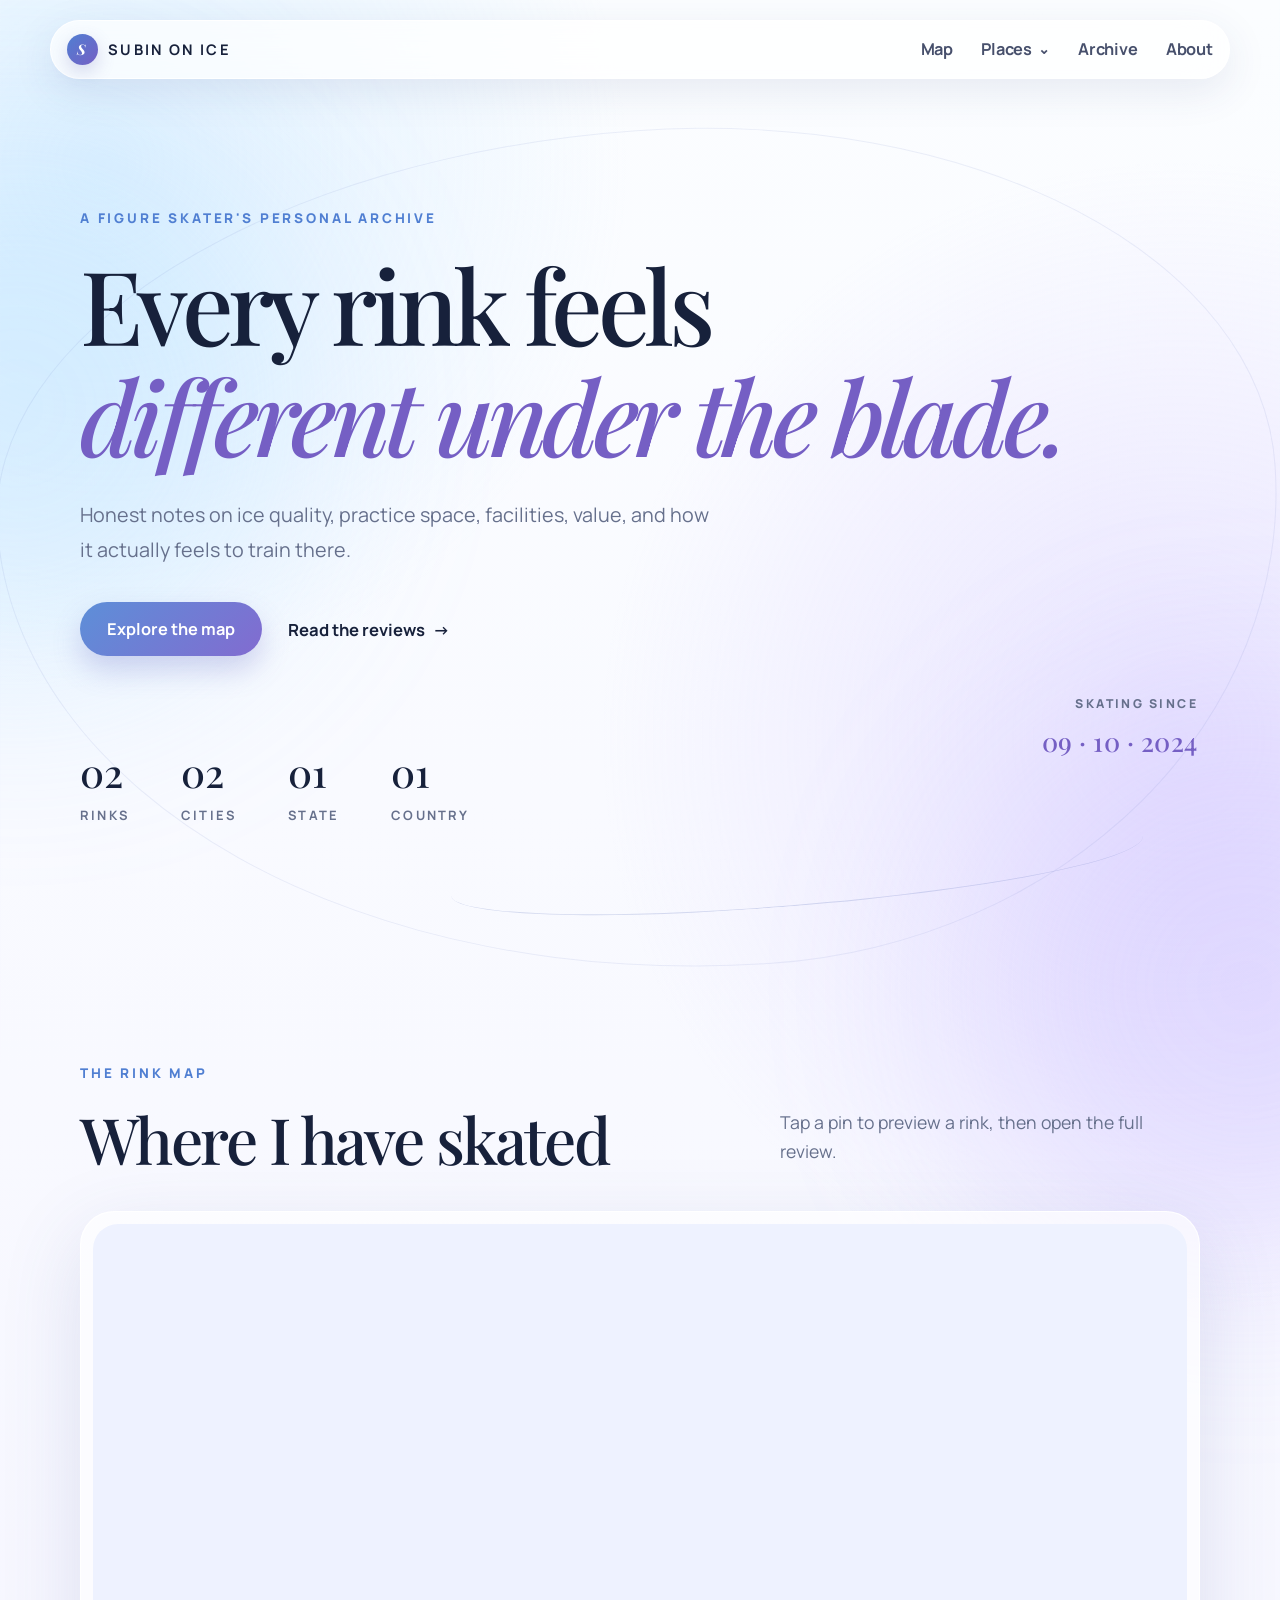
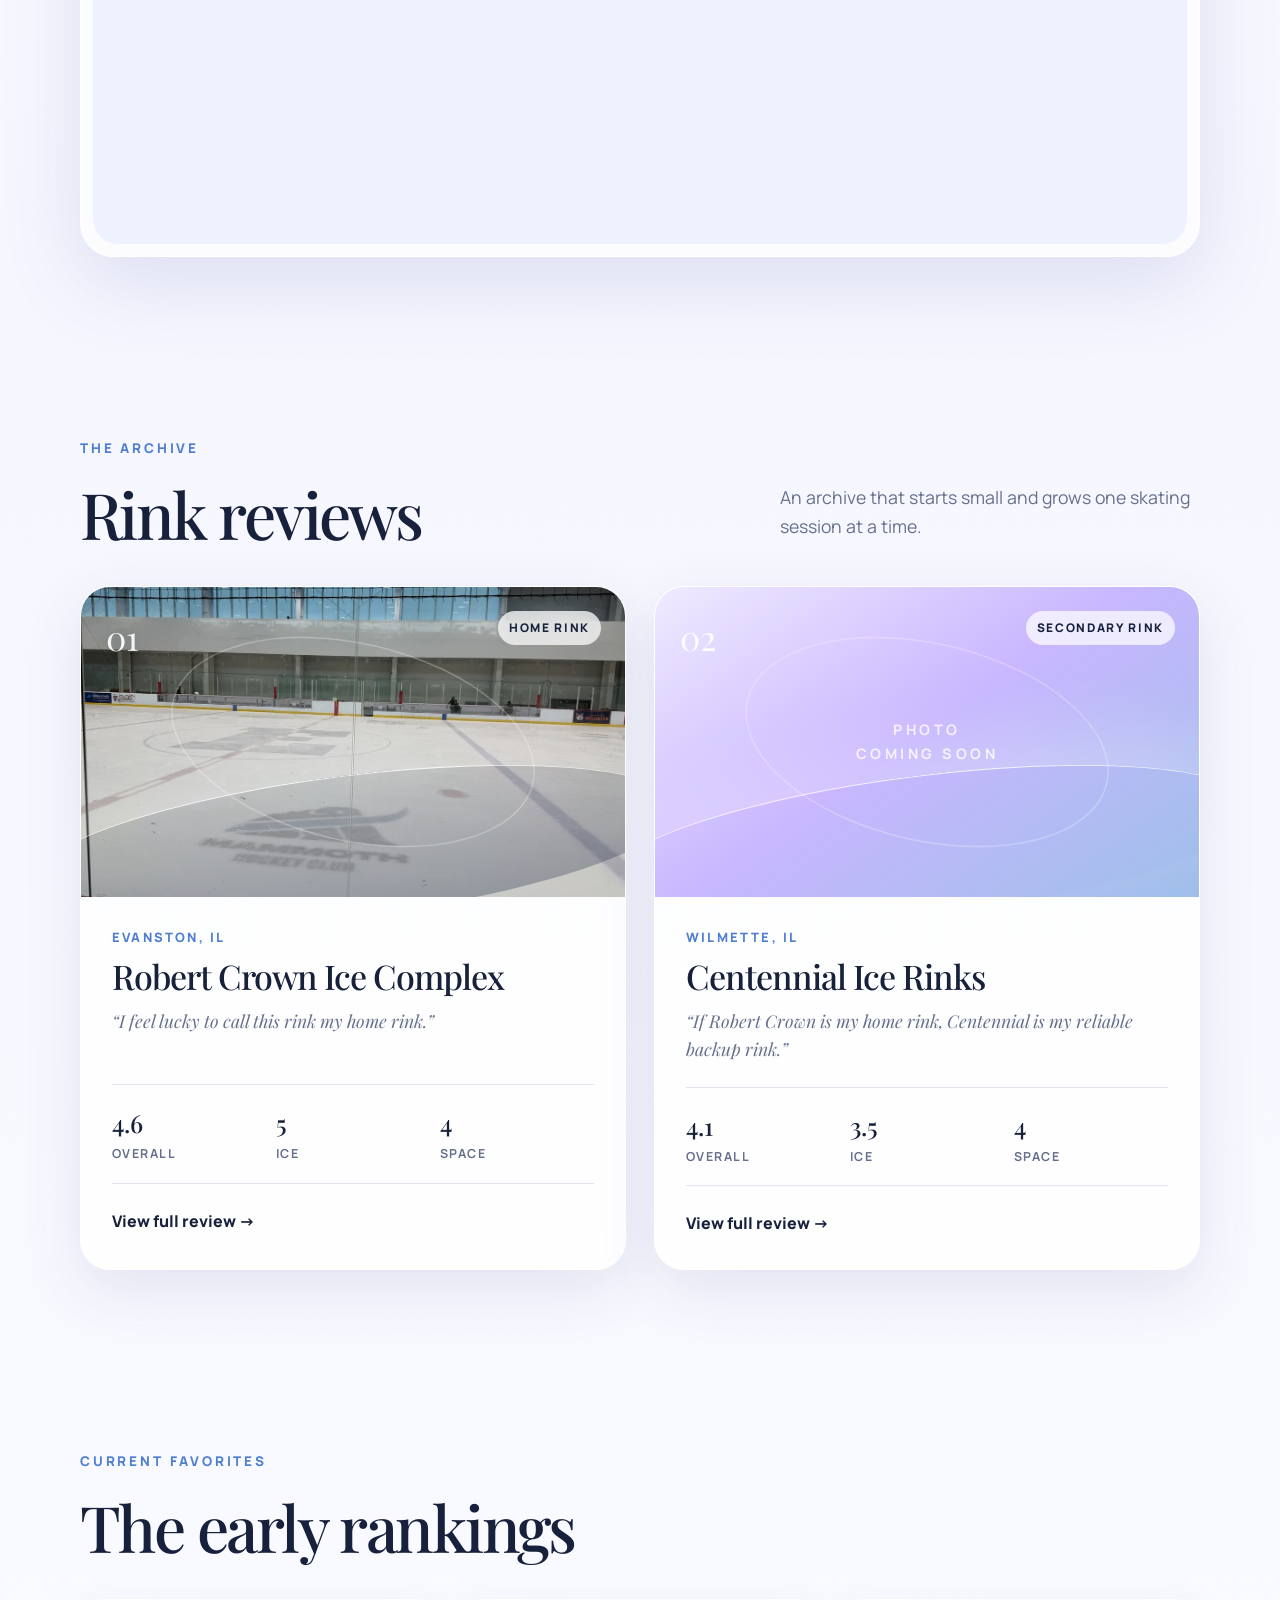
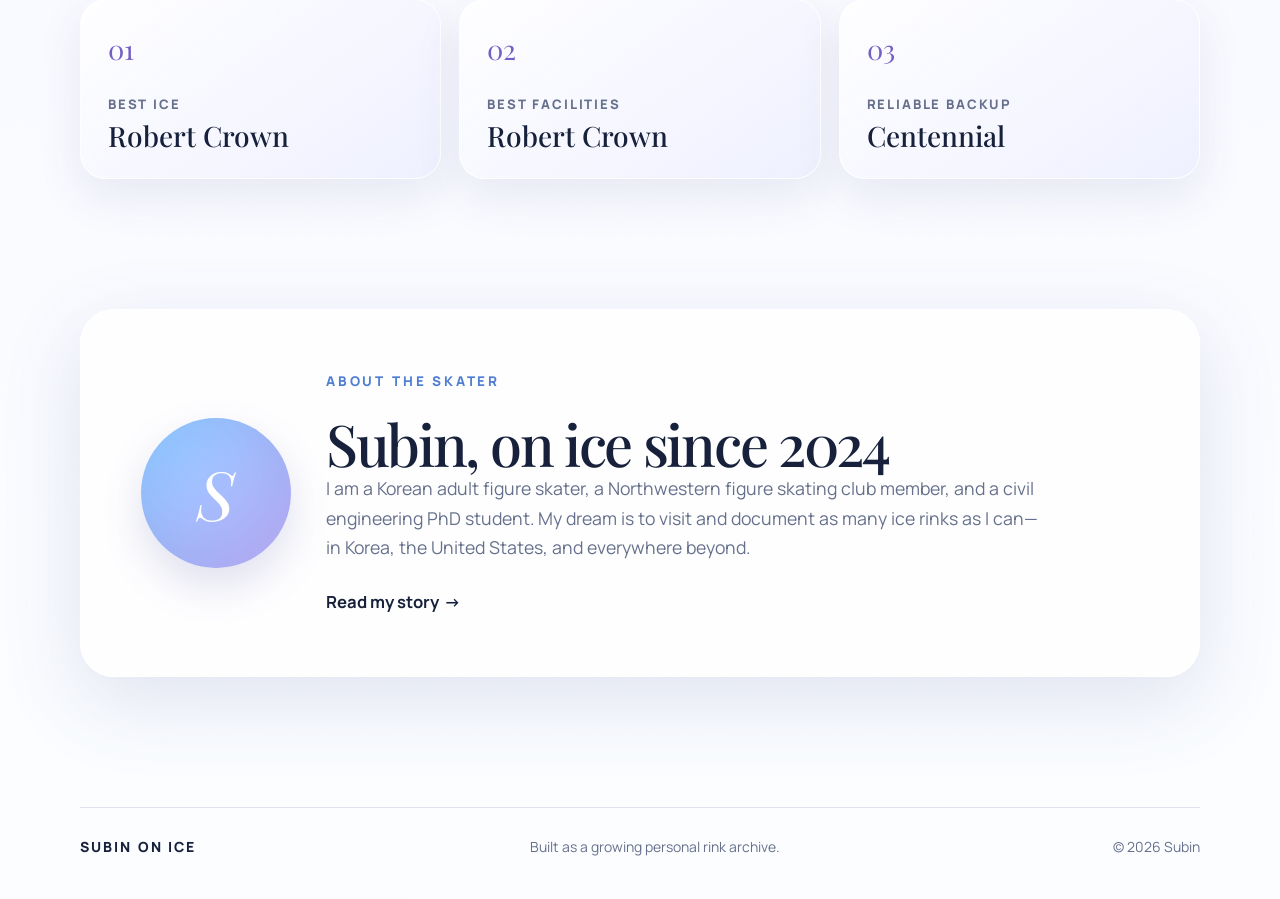
<file: index.html>
<!doctype html>
<html lang="en">
<head>
  <!-- Photo cache fix v6.1 -->
  <meta charset="utf-8" />
  <meta name="viewport" content="width=device-width, initial-scale=1" />
  <meta name="description" content="Subin on Ice — a figure skater's personal archive of the ice rinks she has skated." />
  <meta name="theme-color" content="#dcdcff" />
  <title>Subin on Ice — Rink Archive</title>

  <link rel="preconnect" href="https://fonts.googleapis.com" />
  <link rel="preconnect" href="https://fonts.gstatic.com" crossorigin />
  <link href="https://fonts.googleapis.com/css2?family=Manrope:wght@400;500;600;700;800&family=Playfair+Display:ital,wght@0,500;0,600;1,500&display=swap" rel="stylesheet" />
  <link rel="stylesheet" href="styles-v6.css" />

  <style>
    @media (max-width: 720px) {
      .map-frame > div[style*="height:620px"] { height: 500px !important; }
      .map-frame iframe[title="Subin on Ice rink map"] { height: 564px !important; }
    }
  </style>
</head>
<body>
  <div class="page-glow page-glow-one" aria-hidden="true"></div>
  <div class="page-glow page-glow-two" aria-hidden="true"></div>

  <header class="site-header">
    <a class="brand" href="#top" aria-label="Subin on Ice home">
      <span class="brand-mark">S</span>
      <span>SUBIN ON ICE</span>
    </a>
    <nav class="nav-links" aria-label="Main navigation">
      <a href="#map">Map</a>
      <div class="nav-dropdown">
        <button class="nav-dropdown-toggle" type="button" aria-expanded="false" aria-controls="places-menu">
          Places <span aria-hidden="true">⌄</span>
        </button>
        <div id="places-menu" class="nav-dropdown-menu" aria-label="Browse reviews by place"></div>
      </div>
      <a href="#archive">Archive</a>
      <a href="about.html">About</a>
    </nav>
    <button class="menu-button" type="button" aria-label="Toggle menu" aria-expanded="false">Menu</button>
  </header>

  <main id="top">
    <section class="hero section-shell">
      <div class="eyebrow">A FIGURE SKATER'S PERSONAL ARCHIVE</div>
      <h1>Every rink feels<br /><em>different under the blade.</em></h1>
      <p class="hero-copy">
        Honest notes on ice quality, practice space, facilities, value, and how it actually feels to train there.
      </p>
      <div class="hero-actions">
        <a class="primary-button" href="#map">Explore the map</a>
        <a class="text-link" href="#archive">Read the reviews <span aria-hidden="true">→</span></a>
      </div>
      <div class="hero-stats" aria-label="Archive statistics">
        <div><strong id="rink-count">02</strong><span id="rink-label">Rinks</span></div>
        <div><strong id="city-count">02</strong><span id="city-label">Cities</span></div>
        <div><strong id="state-count">01</strong><span id="state-label">State</span></div>
        <div><strong id="country-count">01</strong><span id="country-label">Country</span></div>
      </div>
      <div class="hero-establishment" aria-hidden="true">
        <span>SKATING SINCE</span>
        <strong>09 · 10 · 2024</strong>
      </div>
      <div class="blade-line" aria-hidden="true"></div>
    </section>

    <section id="map" class="section-shell map-section">
      <div class="section-heading split-heading">
        <div>
          <div class="eyebrow">THE RINK MAP</div>
          <h2>Where I have skated</h2>
        </div>
        <p>Tap a pin to preview a rink, then open the full review.</p>
      </div>
      <div class="map-frame" style="padding:12px; overflow:hidden;">
        <div style="position:relative; width:100%; height:620px; overflow:hidden; border-radius:25px; background:#eef2ff;">
          <iframe
            src="https://www.google.com/maps/d/embed?mid=1QF0tQOCegy9puQzkoFsTiOeU6mW1i3s&ehbc=2E312F&hl=en"
            title="Subin on Ice rink map"
            loading="lazy"
            allowfullscreen
            referrerpolicy="no-referrer-when-downgrade"
            style="position:absolute; top:-64px; left:0; width:100%; height:684px; min-width:100%; border:0; display:block;">
          </iframe>
        </div>
      </div>
    </section>

    <section id="archive" class="section-shell archive-section">
      <div class="section-heading split-heading">
        <div>
          <div class="eyebrow">THE ARCHIVE</div>
          <h2>Rink reviews</h2>
        </div>
        <p>An archive that starts small and grows one skating session at a time.</p>
      </div>
      <div id="rink-grid" class="rink-grid"></div>
    </section>

    <section class="section-shell rankings-section">
      <div class="section-heading">
        <div class="eyebrow">CURRENT FAVORITES</div>
        <h2>The early rankings</h2>
      </div>
      <div class="ranking-grid">
        <article class="ranking-card">
          <span>01</span>
          <div>
            <p>Best ice</p>
            <h3>Robert Crown</h3>
          </div>
        </article>
        <article class="ranking-card">
          <span>02</span>
          <div>
            <p>Best facilities</p>
            <h3>Robert Crown</h3>
          </div>
        </article>
        <article class="ranking-card">
          <span>03</span>
          <div>
            <p>Reliable backup</p>
            <h3>Centennial</h3>
          </div>
        </article>
      </div>
    </section>

    <section class="section-shell about-section about-preview-section">
      <div class="about-card about-preview-card">
        <div class="about-monogram" aria-hidden="true">S</div>
        <div>
          <div class="eyebrow">ABOUT THE SKATER</div>
          <h2>Subin, on ice since 2024</h2>
          <p>
            I am a Korean adult figure skater, a Northwestern figure skating club member, and a civil engineering PhD student. My dream is to visit and document as many ice rinks as I can—in Korea, the United States, and everywhere beyond.
          </p>
          <a class="text-link about-link" href="about.html">Read my story <span aria-hidden="true">→</span></a>
        </div>
      </div>
    </section>
  </main>

  <footer class="site-footer">
    <span>SUBIN ON ICE</span>
    <span>Built as a growing personal rink archive.</span>
    <span id="copyright-year"></span>
  </footer>
  <script src="rink-data-v6.js"></script>
  <script src="script-v6.js"></script>
</body>
</html>
</file>
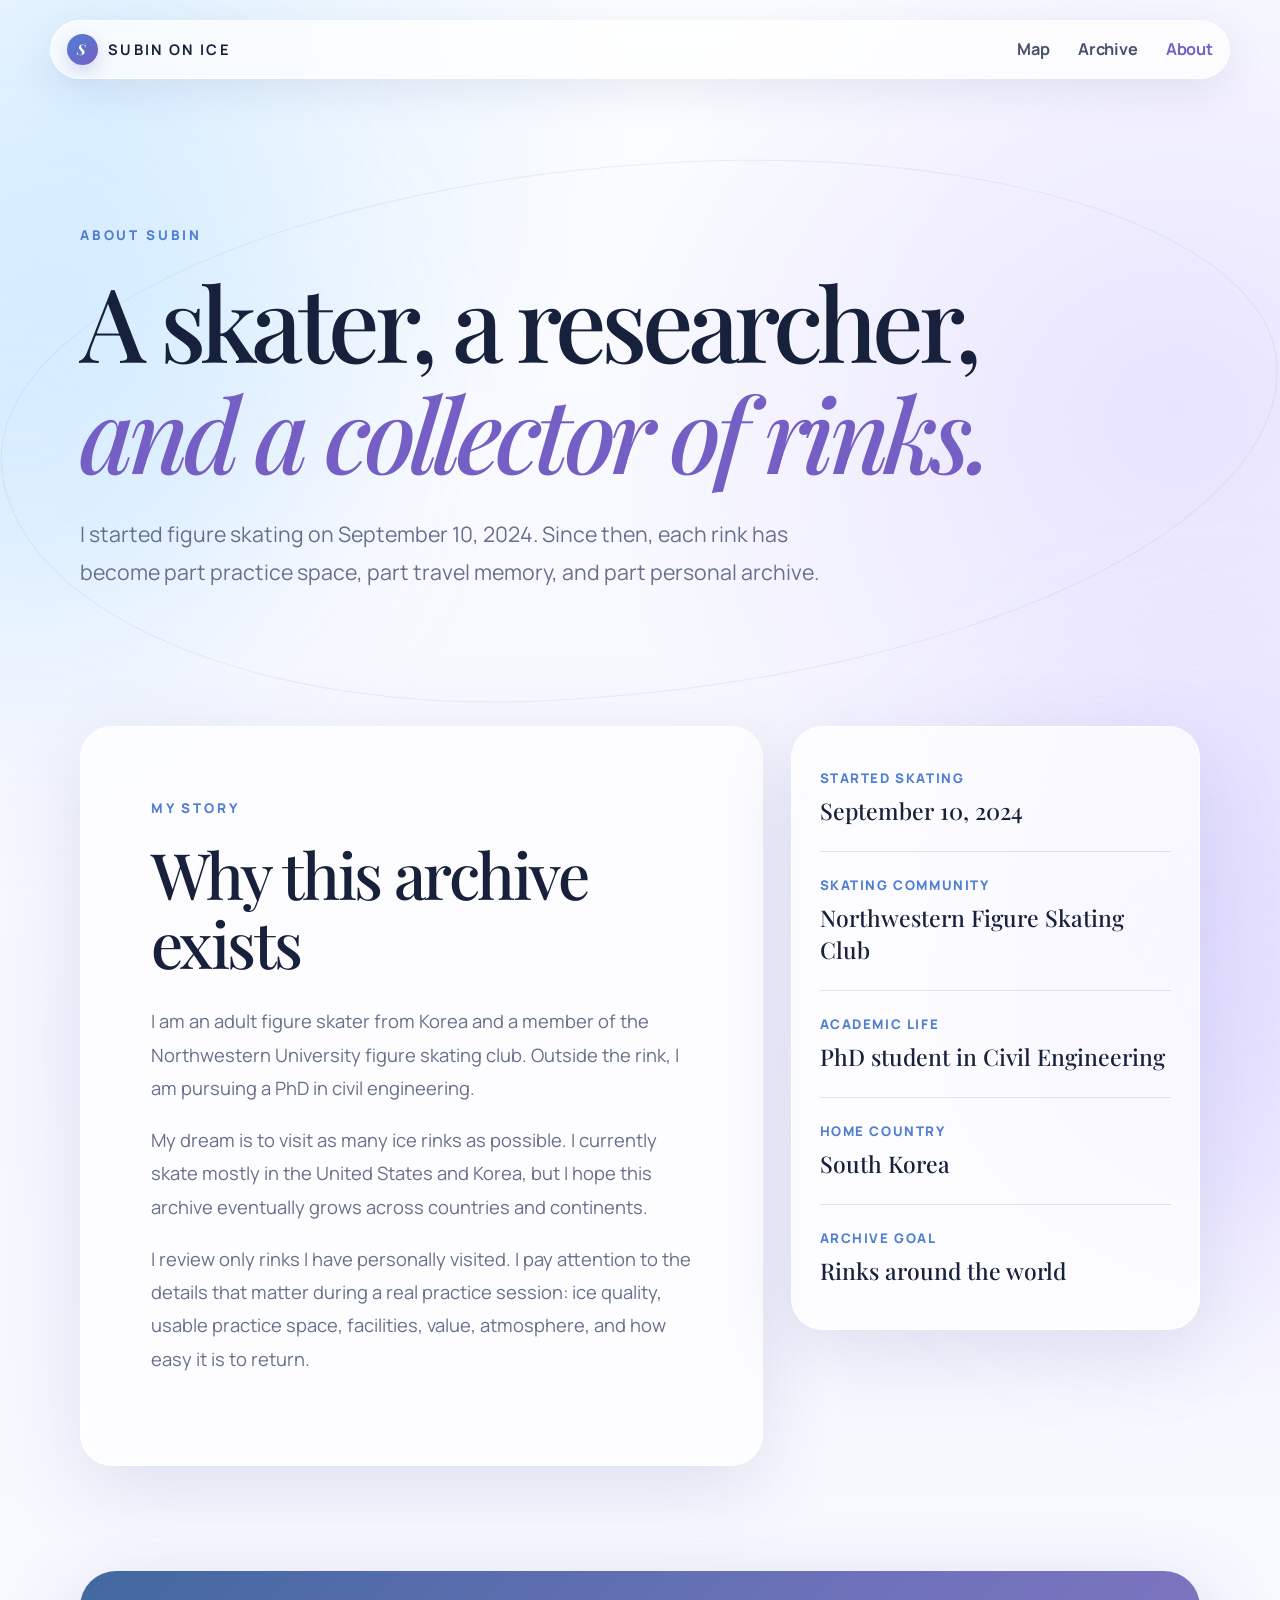
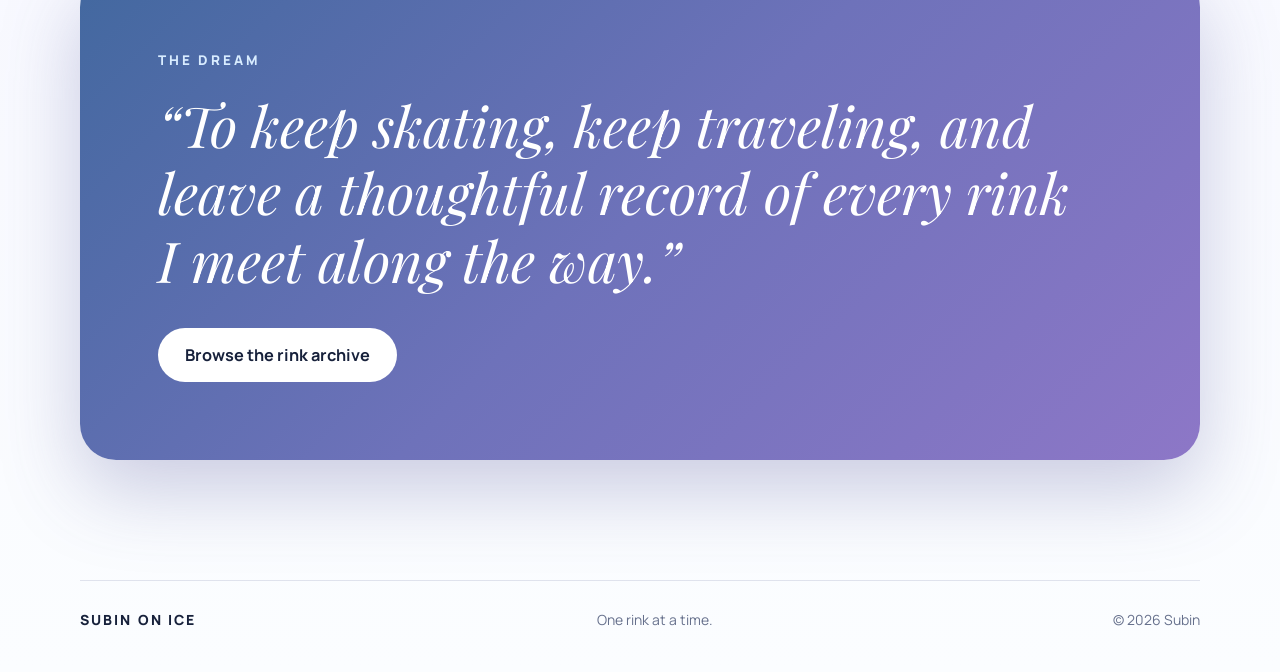
<file: about.html>
<!doctype html>
<html lang="en">
<head>
  <meta charset="utf-8" />
  <meta name="viewport" content="width=device-width, initial-scale=1" />
  <meta name="description" content="About Subin, the adult figure skater behind Subin on Ice." />
  <meta name="theme-color" content="#dcdcff" />
  <title>About Subin — Subin on Ice</title>

  <link rel="preconnect" href="https://fonts.googleapis.com" />
  <link rel="preconnect" href="https://fonts.gstatic.com" crossorigin />
  <link href="https://fonts.googleapis.com/css2?family=Manrope:wght@400;500;600;700;800&family=Playfair+Display:ital,wght@0,500;0,600;1,500&display=swap" rel="stylesheet" />
  <link rel="stylesheet" href="styles-v6.css" />
</head>
<body class="about-page-body">
  <div class="page-glow page-glow-one" aria-hidden="true"></div>
  <div class="page-glow page-glow-two" aria-hidden="true"></div>

  <header class="site-header">
    <a class="brand" href="index.html" aria-label="Subin on Ice home">
      <span class="brand-mark">S</span>
      <span>SUBIN ON ICE</span>
    </a>
    <nav class="nav-links about-page-nav" aria-label="Main navigation">
      <a href="index.html#map">Map</a>
      <a href="index.html#archive">Archive</a>
      <a class="is-current" href="about.html">About</a>
    </nav>
    <button class="menu-button" type="button" aria-label="Toggle menu" aria-expanded="false">Menu</button>
  </header>

  <main class="about-page-main">
    <section class="about-page-hero section-shell">
      <div class="eyebrow">ABOUT SUBIN</div>
      <h1>A skater, a researcher,<br /><em>and a collector of rinks.</em></h1>
      <p class="about-page-lede">
        I started figure skating on September 10, 2024. Since then, each rink has become part practice space, part travel memory, and part personal archive.
      </p>
    </section>

    <section class="section-shell about-story-grid">
      <article class="about-story-card about-story-main">
        <div class="eyebrow">MY STORY</div>
        <h2>Why this archive exists</h2>
        <p>
          I am an adult figure skater from Korea and a member of the Northwestern University figure skating club. Outside the rink, I am pursuing a PhD in civil engineering.
        </p>
        <p>
          My dream is to visit as many ice rinks as possible. I currently skate mostly in the United States and Korea, but I hope this archive eventually grows across countries and continents.
        </p>
        <p>
          I review only rinks I have personally visited. I pay attention to the details that matter during a real practice session: ice quality, usable practice space, facilities, value, atmosphere, and how easy it is to return.
        </p>
      </article>

      <aside class="about-facts-card">
        <div class="about-fact">
          <span>Started skating</span>
          <strong>September 10, 2024</strong>
        </div>
        <div class="about-fact">
          <span>Skating community</span>
          <strong>Northwestern Figure Skating Club</strong>
        </div>
        <div class="about-fact">
          <span>Academic life</span>
          <strong>PhD student in Civil Engineering</strong>
        </div>
        <div class="about-fact">
          <span>Home country</span>
          <strong>South Korea</strong>
        </div>
        <div class="about-fact">
          <span>Archive goal</span>
          <strong>Rinks around the world</strong>
        </div>
      </aside>
    </section>

    <section class="section-shell about-manifesto">
      <div class="eyebrow">THE DREAM</div>
      <blockquote>
        “To keep skating, keep traveling, and leave a thoughtful record of every rink I meet along the way.”
      </blockquote>
      <a class="primary-button" href="index.html#archive">Browse the rink archive</a>
    </section>
  </main>

  <footer class="site-footer">
    <span>SUBIN ON ICE</span>
    <span>One rink at a time.</span>
    <span id="copyright-year"></span>
  </footer>

  <script>
    const menuButton = document.querySelector('.menu-button');
    const navLinks = document.querySelector('.nav-links');
    if (menuButton && navLinks) {
      menuButton.addEventListener('click', () => {
        const open = navLinks.classList.toggle('is-open');
        menuButton.setAttribute('aria-expanded', String(open));
      });
    }
    document.getElementById('copyright-year').textContent = `© ${new Date().getFullYear()} Subin`;
  </script>
</body>
</html>
</file>
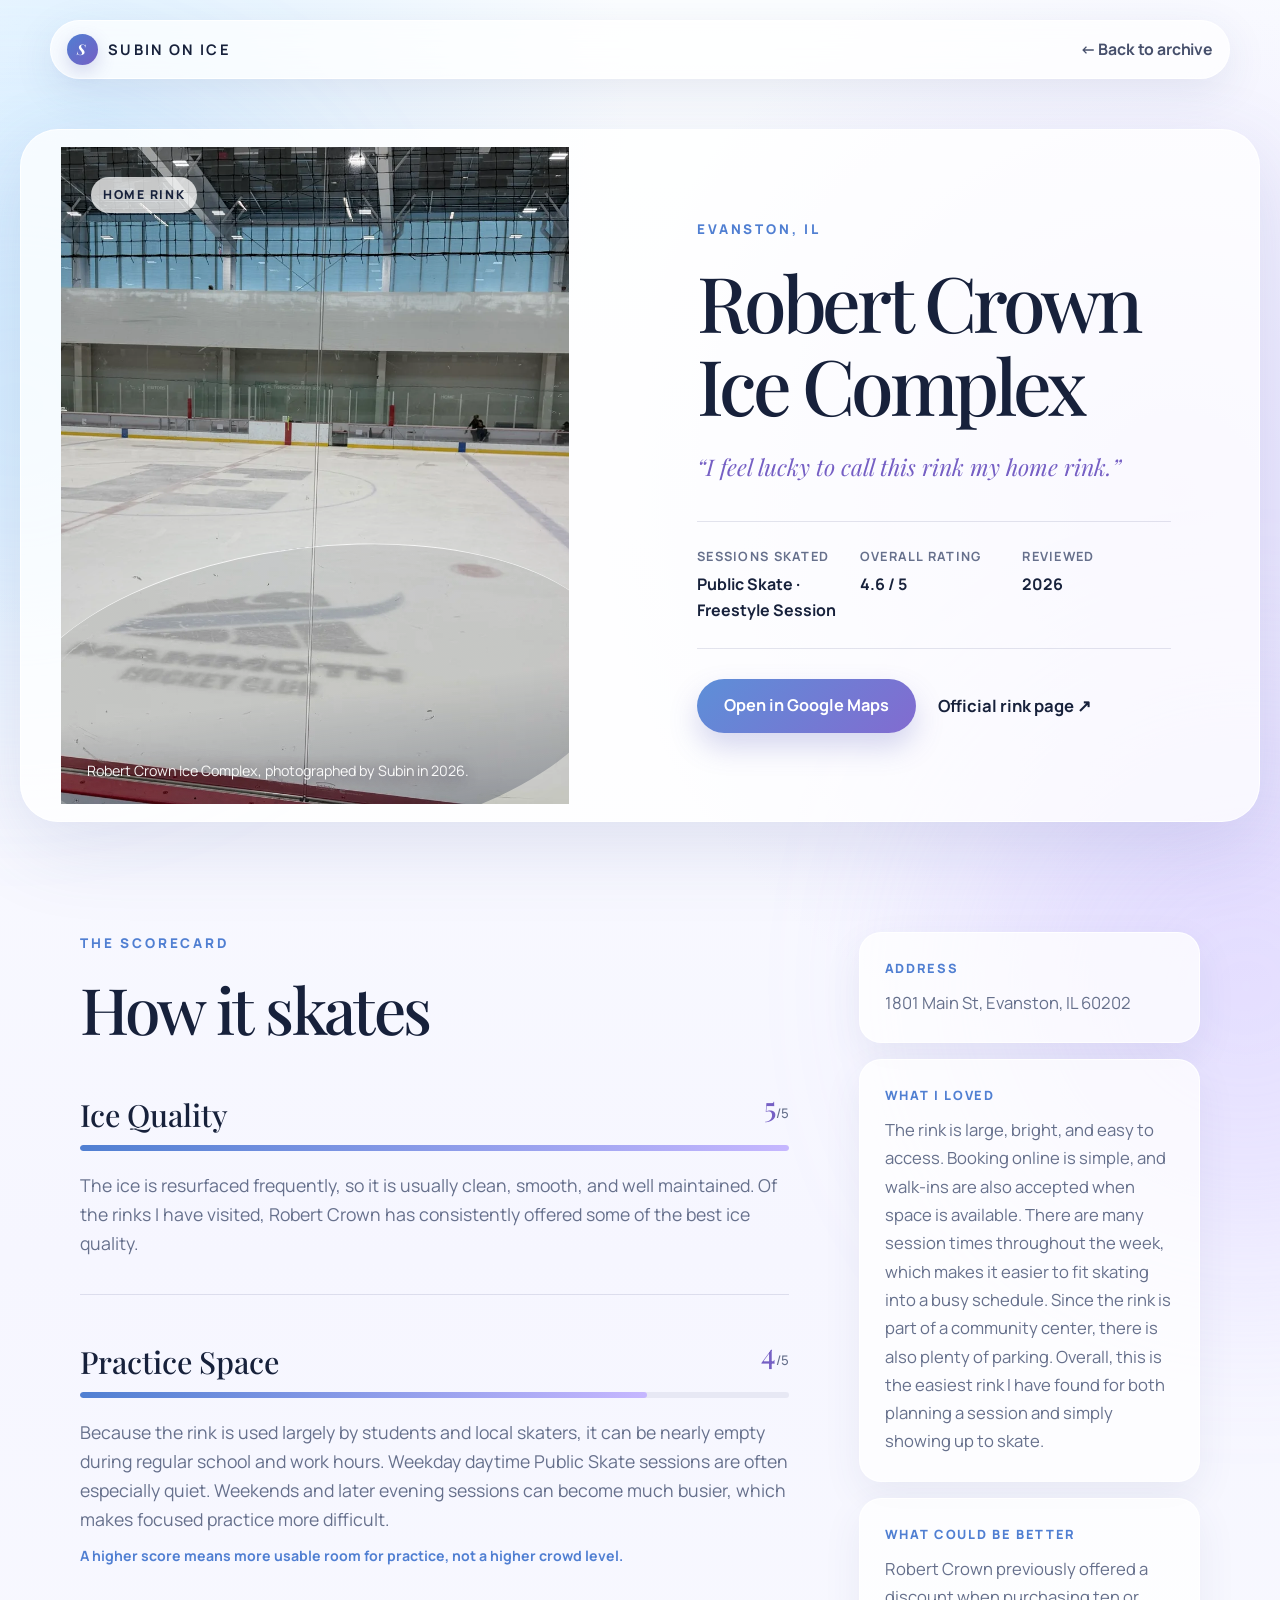
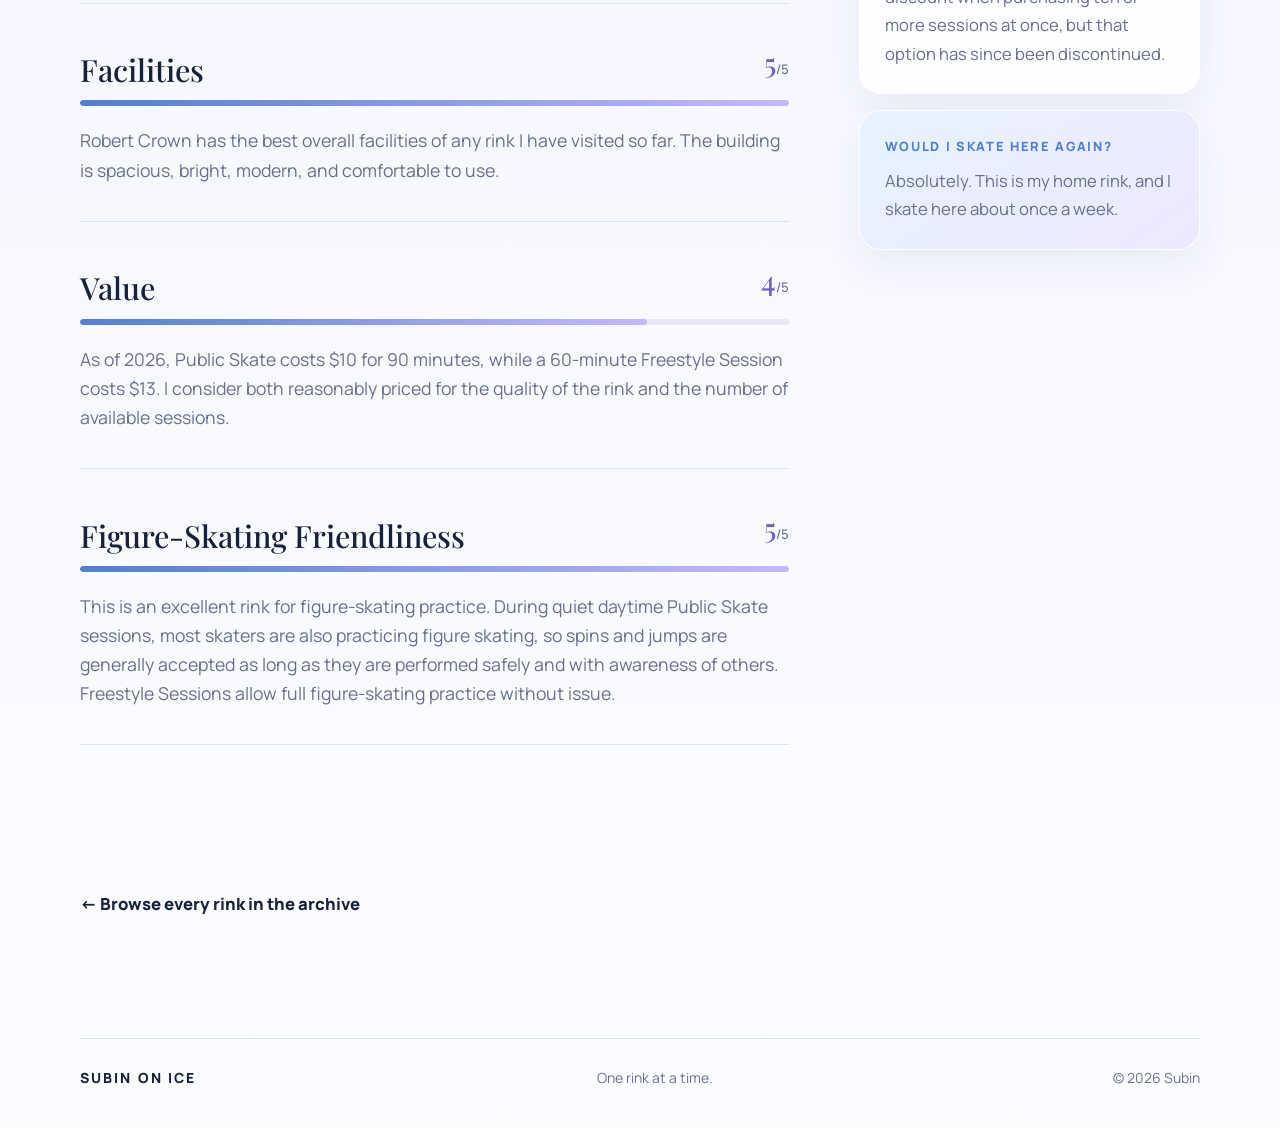
<file: review.html>
<!doctype html>
<html lang="en">
<head>
  <!-- Photo cache fix v6.1 -->
  <meta charset="utf-8" />
  <meta name="viewport" content="width=device-width, initial-scale=1" />
  <meta name="theme-color" content="#dcdcff" />
  <title>Rink Review — Subin on Ice</title>

  <link rel="preconnect" href="https://fonts.googleapis.com" />
  <link rel="preconnect" href="https://fonts.gstatic.com" crossorigin />
  <link href="https://fonts.googleapis.com/css2?family=Manrope:wght@400;500;600;700;800&family=Playfair+Display:ital,wght@0,500;0,600;1,500&display=swap" rel="stylesheet" />
  <link rel="stylesheet" href="styles-v6.css" />
</head>
<body class="review-body">
  <div class="page-glow page-glow-one" aria-hidden="true"></div>
  <div class="page-glow page-glow-two" aria-hidden="true"></div>

  <header class="site-header">
    <a class="brand" href="index.html" aria-label="Subin on Ice home">
      <span class="brand-mark">S</span>
      <span>SUBIN ON ICE</span>
    </a>
    <a class="back-link" href="index.html#archive">← Back to archive</a>
  </header>

  <main id="review-root" class="review-root" aria-live="polite"></main>

  <footer class="site-footer">
    <span>SUBIN ON ICE</span>
    <span>One rink at a time.</span>
    <span id="copyright-year"></span>
  </footer>

  <script src="rink-data-v6.js"></script>
  <script src="review-v6.js"></script>
</body>
</html>
</file>
<file: styles-v6.css>
:root {
  --ink: #17213b;
  --muted: #66708c;
  --white: #ffffff;
  --ice: #edf7ff;
  --blue: #8ac8ff;
  --blue-deep: #507fd2;
  --lavender: #c6b7ff;
  --lavender-deep: #755fc4;
  --blush: #f1eaff;
  --border: rgba(67, 76, 127, 0.14);
  --glass: rgba(255, 255, 255, 0.74);
  --shadow: 0 24px 80px rgba(75, 89, 156, 0.15);
  --serif: "Playfair Display", Georgia, serif;
  --sans: "Manrope", -apple-system, BlinkMacSystemFont, "Segoe UI", sans-serif;
}

* { box-sizing: border-box; }
html { scroll-behavior: smooth; }
body {
  margin: 0;
  min-width: 320px;
  color: var(--ink);
  background:
    radial-gradient(circle at 8% 4%, rgba(155, 211, 255, 0.28), transparent 31rem),
    radial-gradient(circle at 92% 18%, rgba(196, 179, 255, 0.32), transparent 34rem),
    linear-gradient(180deg, #fbfdff 0%, #f6f6ff 46%, #fbfdff 100%);
  font-family: var(--sans);
  line-height: 1.65;
  overflow-x: hidden;
}

a { color: inherit; }
img { max-width: 100%; }
button, a { -webkit-tap-highlight-color: transparent; }

.page-glow {
  position: fixed;
  width: 32rem;
  height: 32rem;
  border-radius: 50%;
  filter: blur(110px);
  opacity: 0.28;
  pointer-events: none;
  z-index: -1;
}
.page-glow-one { top: 8rem; left: -15rem; background: #9bd8ff; }
.page-glow-two { right: -14rem; top: 42rem; background: #bba7ff; }

.site-header {
  width: min(1180px, calc(100% - 40px));
  margin: 20px auto 0;
  padding: 13px 16px;
  display: flex;
  align-items: center;
  justify-content: space-between;
  gap: 24px;
  position: sticky;
  top: 14px;
  z-index: 1000;
  border: 1px solid rgba(255,255,255,.88);
  border-radius: 999px;
  background: rgba(255,255,255,.72);
  backdrop-filter: blur(20px);
  box-shadow: 0 12px 42px rgba(53,67,127,.10);
}

.brand {
  display: inline-flex;
  align-items: center;
  gap: 10px;
  text-decoration: none;
  font-size: .79rem;
  font-weight: 700;
  letter-spacing: .16em;
}

.brand-mark {
  width: 31px;
  height: 31px;
  display: grid;
  place-items: center;
  border-radius: 50%;
  color: white;
  font-family: var(--serif);
  font-style: italic;
  background: linear-gradient(135deg, var(--blue-deep), var(--lavender-deep));
  box-shadow: 0 7px 18px rgba(92, 95, 181, .24);
}

.nav-links { display: flex; align-items: center; gap: 28px; }
.nav-links a, .nav-dropdown-toggle, .back-link {
  text-decoration: none;
  color: #47506c;
  font-family: var(--sans);
  font-size: .84rem;
  font-weight: 600;
}
.nav-links > a:hover, .nav-dropdown-toggle:hover, .back-link:hover { color: var(--lavender-deep); }
.menu-button { display: none; }

.nav-dropdown { position: relative; }
.nav-dropdown-toggle {
  display: inline-flex;
  align-items: center;
  gap: 6px;
  padding: 0;
  border: 0;
  background: transparent;
  cursor: pointer;
}
.nav-dropdown-toggle span { font-size: .8rem; transition: transform .2s ease; }
.nav-dropdown-toggle[aria-expanded="true"] span { transform: rotate(180deg); }
.nav-dropdown-menu {
  position: absolute;
  top: calc(100% + 20px);
  left: 50%;
  z-index: 40;
  display: none;
  width: 330px;
  padding: 20px;
  border: 1px solid rgba(255,255,255,.92);
  border-radius: 24px;
  background: rgba(250, 251, 255, .96);
  box-shadow: 0 22px 55px rgba(53, 67, 127, .17);
  transform: translateX(-50%);
  backdrop-filter: blur(20px);
}
.nav-dropdown-menu::before {
  content: "";
  position: absolute;
  top: -7px;
  left: calc(50% - 7px);
  width: 14px;
  height: 14px;
  border-left: 1px solid rgba(255,255,255,.92);
  border-top: 1px solid rgba(255,255,255,.92);
  background: rgba(250, 251, 255, .96);
  transform: rotate(45deg);
}
.nav-dropdown-menu.is-open { display: block; animation: menuReveal .18s ease-out; }
@keyframes menuReveal {
  from { opacity: 0; transform: translate(-50%, -6px); }
  to { opacity: 1; transform: translate(-50%, 0); }
}
.places-menu-heading {
  margin-bottom: 13px;
  color: var(--blue-deep);
  font-size: .64rem;
  font-weight: 800;
  letter-spacing: .17em;
  text-transform: uppercase;
}
.places-country + .places-country { margin-top: 18px; }
.places-country-link,
.places-state-link,
.places-city-group a {
  display: flex;
  align-items: center;
  justify-content: space-between;
  gap: 15px;
}
.nav-dropdown-menu .places-country-link {
  padding: 9px 11px;
  border-radius: 14px;
  color: var(--ink);
  background: linear-gradient(135deg, rgba(213,235,255,.72), rgba(231,222,255,.76));
  font-family: var(--serif);
  font-size: 1.05rem;
  font-weight: 600;
}
.places-country-link small,
.places-state-link small,
.places-city-group a small {
  color: var(--muted);
  font-family: var(--sans);
  font-size: .62rem;
  font-weight: 700;
  letter-spacing: .05em;
}
.places-state { margin: 11px 0 0 14px; padding-left: 14px; border-left: 1px solid rgba(119,132,193,.18); }
.nav-dropdown-menu .places-state-link {
  padding: 5px 0;
  color: #3d4561;
  font-size: .75rem;
  font-weight: 800;
  text-transform: uppercase;
  letter-spacing: .08em;
}
.places-city-list { display: grid; gap: 9px; margin-top: 5px; }
.places-city-name {
  display: block;
  margin: 5px 0 4px;
  color: var(--muted);
  font-size: .65rem;
  font-weight: 800;
  letter-spacing: .12em;
  text-transform: uppercase;
}
.nav-dropdown-menu .places-city-group a {
  padding: 8px 10px;
  border-radius: 12px;
  color: var(--ink);
  font-size: .75rem;
  background: rgba(255,255,255,.68);
}
.nav-dropdown-menu .places-city-group a:hover { color: var(--lavender-deep); background: white; }

.section-shell { width: min(1120px, calc(100% - 40px)); margin-inline: auto; }

.hero {
  min-height: 720px;
  padding: 132px 0 76px;
  position: relative;
}
.hero::before {
  content: "";
  position: absolute;
  inset: 52px -80px 0;
  border: 1px solid rgba(119, 132, 193, .12);
  border-radius: 52% 48% 42% 58% / 42% 45% 55% 58%;
  transform: rotate(-4deg);
  pointer-events: none;
}
.hero > *:not(.hero-skate-art):not(.blade-line) { position: relative; z-index: 2; }
.hero-skate-art {
  position: absolute;
  top: 105px;
  right: -35px;
  z-index: 1;
  width: min(43vw, 485px);
  pointer-events: none;
  filter: saturate(.92);
}
.hero-skate-art svg { display: block; width: 100%; height: auto; overflow: visible; }
.skate-halo { fill: rgba(207, 220, 255, .34); stroke: rgba(126, 119, 204, .12); stroke-width: 2; }
.skate-boot { fill: url(#bootGradient); stroke: rgba(95, 105, 175, .62); stroke-width: 3; }
.skate-panel { fill: rgba(255,255,255,.48); stroke: rgba(95,105,175,.28); stroke-width: 2; }
.skate-sole { fill: rgba(111, 103, 191, .18); stroke: rgba(83,95,162,.48); stroke-width: 3; }
.skate-eyelets circle { fill: #ffffff; stroke: rgba(89, 100, 170, .74); stroke-width: 2; }
.skate-laces path { fill: none; stroke: rgba(110, 94, 191, .74); stroke-width: 3; stroke-linecap: round; }
.skate-support { fill: none; stroke: rgba(83, 97, 164, .72); stroke-width: 6; stroke-linecap: round; }
.skate-blade { fill: rgba(255,255,255,.84); stroke: url(#bladeGradient); stroke-width: 4; }
.skate-scratch { fill: none; stroke: rgba(108, 126, 192, .26); stroke-width: 2; stroke-linecap: round; }
.skate-sparkles path, .skate-sparkles circle { fill: none; stroke: rgba(126, 104, 207, .58); stroke-width: 3; stroke-linecap: round; }

.eyebrow {
  margin-bottom: 20px;
  color: var(--blue-deep);
  font-size: .73rem;
  font-weight: 700;
  letter-spacing: .21em;
}

h1, h2, h3, p { margin-top: 0; }
h1, h2, h3 { line-height: 1.08; }
.hero h1 {
  max-width: 800px;
  margin-bottom: 28px;
  font-family: var(--serif);
  font-size: clamp(4rem, 8vw, 7.6rem);
  font-weight: 500;
  letter-spacing: -.055em;
}
.hero h1 em { color: var(--lavender-deep); font-weight: 500; }
.hero-copy { max-width: 565px; color: var(--muted); font-size: 1.1rem; }
.hero-actions { display: flex; align-items: center; gap: 26px; margin-top: 35px; }

.primary-button {
  display: inline-flex;
  align-items: center;
  justify-content: center;
  min-height: 50px;
  padding: 0 24px;
  border-radius: 999px;
  color: white;
  text-decoration: none;
  font-size: .88rem;
  font-weight: 700;
  background: linear-gradient(135deg, #5d8fd8, #826bd0);
  box-shadow: 0 14px 28px rgba(94,100,190,.25);
  transition: transform .2s ease, box-shadow .2s ease;
}
.primary-button:hover { transform: translateY(-2px); box-shadow: 0 18px 34px rgba(94,100,190,.34); }
.text-link { text-decoration: none; font-size: .89rem; font-weight: 700; }
.text-link span { display: inline-block; margin-left: 5px; transition: transform .2s ease; }
.text-link:hover span { transform: translateX(4px); }

.hero-stats { display: flex; flex-wrap: wrap; gap: 52px; margin-top: 84px; }
.hero-stats div { display: flex; flex-direction: column; }
.hero-stats strong { font-family: var(--serif); font-size: 2.3rem; font-weight: 500; }
.hero-stats span { color: var(--muted); font-size: .7rem; font-weight: 700; letter-spacing: .17em; text-transform: uppercase; }
.blade-line {
  position: absolute;
  left: 33%;
  bottom: 66px;
  width: 62%;
  height: 80px;
  border-bottom: 1px solid rgba(106, 126, 192, .25);
  border-radius: 0 0 60% 45%;
  transform: rotate(-4deg);
}

.section-heading { margin-bottom: 38px; }
.section-heading h2, .review-section-heading h2, .about-card h2, .rating-panel h2 {
  margin-bottom: 0;
  font-family: var(--serif);
  font-size: clamp(2.5rem, 5vw, 4.3rem);
  font-weight: 500;
  letter-spacing: -.04em;
}
.split-heading { display: flex; align-items: end; justify-content: space-between; gap: 40px; }
.split-heading > p { max-width: 420px; margin-bottom: 7px; color: var(--muted); }

.map-section { padding: 90px 0 110px; }
.map-frame {
  position: relative;
  padding: 12px;
  border: 1px solid rgba(255,255,255,.9);
  border-radius: 34px;
  background: rgba(255,255,255,.62);
  box-shadow: var(--shadow);
  overflow: hidden;
}
#rink-map { height: 610px; border-radius: 25px; background: linear-gradient(145deg, var(--ice), var(--blush)); }
#rink-map .leaflet-tile-pane { filter: saturate(.58) hue-rotate(7deg) brightness(1.04); }
#rink-map .leaflet-control-attribution { font-family: var(--sans); font-size: 10px; background: rgba(255,255,255,.82); }
#rink-map .leaflet-control-zoom { border: 0; box-shadow: 0 8px 22px rgba(68,76,130,.16); }
#rink-map .leaflet-control-zoom a { color: var(--ink); border: 0; background: rgba(255,255,255,.92); }
.map-legend {
  position: absolute;
  z-index: 600;
  left: 30px;
  bottom: 28px;
  display: flex;
  gap: 16px;
  padding: 10px 14px;
  border: 1px solid rgba(255,255,255,.9);
  border-radius: 999px;
  background: rgba(255,255,255,.88);
  box-shadow: 0 8px 24px rgba(58,64,114,.12);
  backdrop-filter: blur(12px);
  font-size: .72rem;
  font-weight: 700;
}
.legend-dot { display: inline-block; width: 9px; height: 9px; margin-right: 5px; border-radius: 50%; }
.legend-dot.favorite { background: var(--blue-deep); }
.legend-dot.standard { background: var(--lavender-deep); }
.custom-rink-marker-wrap { background: transparent; border: 0; }
.custom-rink-marker {
  width: 44px;
  height: 44px;
  border: 4px solid white;
  border-radius: 50% 50% 50% 6px;
  transform: rotate(-45deg);
  color: white;
  background: linear-gradient(135deg, #8e7cd8, #b7a7ff);
  box-shadow: 0 12px 28px rgba(83,69,154,.35);
  cursor: pointer;
}
.custom-rink-marker.home-marker { background: linear-gradient(135deg, #4f8dd1, #83c7ff); }
.custom-rink-marker span { display: block; transform: rotate(45deg); font-size: 18px; }
.leaflet-popup-content-wrapper { border-radius: 20px; box-shadow: 0 24px 54px rgba(53,57,112,.22); }
.leaflet-popup-content { margin: 18px; }
.map-popup-card { font-family: var(--sans); min-width: 220px; }
.map-popup-badge { color: var(--lavender-deep); font-size: .63rem; font-weight: 800; letter-spacing: .16em; }
.map-popup-card h3 { margin: 7px 0 4px; font-family: var(--serif); font-size: 1.35rem; }
.map-popup-card p { margin-bottom: 12px; color: var(--muted); font-size: .78rem; }
.map-popup-scores { display: flex; gap: 14px; margin-bottom: 13px; color: var(--muted); font-size: .72rem; }
.map-popup-scores strong { color: var(--ink); }
.map-popup-card a { color: var(--lavender-deep); text-decoration: none; font-size: .78rem; font-weight: 800; }
.map-fallback { padding: 40px; color: var(--muted); text-align: center; }

.archive-section { padding: 70px 0 100px; }
.rink-grid { display: grid; grid-template-columns: repeat(2, minmax(0,1fr)); gap: 28px; }
.rink-card {
  overflow: hidden;
  border: 1px solid rgba(255,255,255,.84);
  border-radius: 30px;
  background: rgba(255,255,255,.78);
  box-shadow: 0 20px 58px rgba(62,72,133,.12);
  transition: transform .25s ease, box-shadow .25s ease;
}
.rink-card:hover { transform: translateY(-7px); box-shadow: 0 28px 72px rgba(62,72,133,.2); }
.rink-card-link { display: block; color: inherit; text-decoration: none; }
.rink-visual {
  height: 310px;
  position: relative;
  display: flex;
  align-items: center;
  justify-content: center;
  overflow: hidden;
}
.rink-card-blue .rink-visual { background: linear-gradient(145deg, #d9f0ff 0%, #90cfff 44%, #b6c5ff 100%); }
.rink-card-lavender .rink-visual { background: linear-gradient(145deg, #f0eaff 0%, #c8b7ff 48%, #9ebfe9 100%); }
.rink-visual::before, .review-hero-art::before {
  content: "";
  position: absolute;
  width: 120%;
  height: 45%;
  left: -10%;
  bottom: -6%;
  border-top: 1px solid rgba(255,255,255,.85);
  border-radius: 50%;
  transform: rotate(-7deg);
  box-shadow: 0 -30px 70px rgba(255,255,255,.26);
}
.rink-number { position: absolute; top: 22px; left: 25px; color: rgba(255,255,255,.9); font-family: var(--serif); font-size: 2rem; }
.rink-badge { position: absolute; top: 24px; right: 24px; padding: 7px 11px; border-radius: 999px; color: var(--ink); background: rgba(255,255,255,.72); backdrop-filter: blur(12px); font-size: .62rem; font-weight: 800; letter-spacing: .14em; }
.rink-placeholder-copy { color: rgba(255,255,255,.82); font-size: .78rem; font-weight: 700; letter-spacing: .24em; text-align: center; line-height: 1.7; }
.rink-scratch { position: absolute; width: 68%; height: 64%; border: 1px solid rgba(255,255,255,.4); border-radius: 50%; transform: rotate(13deg); }
.rink-card-body { padding: 30px 31px 32px; }
.location-line { margin-bottom: 9px; color: var(--blue-deep); font-size: .68rem; font-weight: 800; letter-spacing: .17em; text-transform: uppercase; }
.rink-card h3 { margin-bottom: 13px; font-family: var(--serif); font-size: 2rem; font-weight: 500; letter-spacing: -.03em; }
.rink-card-body > p { min-height: 52px; margin-bottom: 25px; color: var(--muted); font-family: var(--serif); font-style: italic; }
.card-score-row { display: grid; grid-template-columns: repeat(3,1fr); gap: 10px; padding: 18px 0; border-top: 1px solid var(--border); border-bottom: 1px solid var(--border); }
.card-score-row div { display: flex; flex-direction: column; }
.card-score-row strong { font-family: var(--serif); font-size: 1.45rem; font-weight: 500; }
.card-score-row span { color: var(--muted); font-size: .66rem; font-weight: 700; text-transform: uppercase; letter-spacing: .12em; }
.read-review { margin-top: 22px; font-size: .8rem; font-weight: 800; }

.rankings-section { padding: 80px 0 110px; }
.ranking-grid { display: grid; grid-template-columns: repeat(3,1fr); gap: 18px; }
.ranking-card {
  min-height: 180px;
  padding: 27px;
  display: flex;
  flex-direction: column;
  justify-content: space-between;
  border: 1px solid rgba(255,255,255,.82);
  border-radius: 26px;
  background: linear-gradient(145deg, rgba(255,255,255,.83), rgba(235,237,255,.76));
  box-shadow: 0 17px 45px rgba(65,73,133,.1);
}
.ranking-card > span { color: var(--lavender-deep); font-family: var(--serif); font-size: 1.6rem; }
.ranking-card p { margin-bottom: 5px; color: var(--muted); font-size: .7rem; font-weight: 800; letter-spacing: .14em; text-transform: uppercase; }
.ranking-card h3 { margin: 0; font-family: var(--serif); font-size: 1.65rem; font-weight: 500; }

.rating-section { padding: 50px 0 120px; }
.rating-panel {
  padding: clamp(34px, 6vw, 70px);
  display: grid;
  grid-template-columns: .85fr 1.15fr;
  gap: 65px;
  border-radius: 36px;
  color: white;
  background: linear-gradient(135deg, #3f6299 0%, #6b70b5 52%, #8d77c7 100%);
  box-shadow: 0 30px 80px rgba(76,80,148,.28);
  position: relative;
  overflow: hidden;
}
.rating-panel::after { content:""; position:absolute; width:380px; height:380px; border:1px solid rgba(255,255,255,.2); border-radius:50%; right:-100px; top:-160px; }
.rating-panel .eyebrow { color: #d8ecff; }
.rating-panel p { color: rgba(255,255,255,.76); }
.rating-scale { margin: 0; padding: 0; list-style: none; position: relative; z-index: 1; }
.rating-scale li { padding: 13px 0; display: grid; grid-template-columns: 50px 1fr; align-items: center; border-bottom: 1px solid rgba(255,255,255,.16); }
.rating-scale strong { font-family: var(--serif); font-size: 1.65rem; font-weight: 500; }
.rating-scale span { font-size: .88rem; }

.about-section { padding: 20px 0 130px; }
.about-card {
  padding: 60px;
  display: grid;
  grid-template-columns: 150px 1fr;
  gap: 45px;
  align-items: center;
  border: 1px solid rgba(255,255,255,.86);
  border-radius: 34px;
  background: rgba(255,255,255,.7);
  box-shadow: var(--shadow);
}
.about-monogram { width: 150px; height: 150px; display:grid; place-items:center; border-radius:50%; color:white; font-family:var(--serif); font-size:4rem; font-style:italic; background:linear-gradient(135deg,var(--blue),var(--lavender)); box-shadow: inset -20px -25px 60px rgba(57,61,139,.12), 0 18px 40px rgba(81,89,160,.18); }
.about-card p { max-width: 720px; color: var(--muted); }
.small-note { font-size: .78rem; }

.site-footer { width:min(1120px,calc(100% - 40px)); margin:0 auto; padding:28px 0 40px; display:flex; justify-content:space-between; gap:20px; border-top:1px solid var(--border); color:var(--muted); font-size:.73rem; }
.site-footer span:first-child { color:var(--ink); font-weight:800; letter-spacing:.15em; }

/* Review page */
.review-root { width: min(1240px, calc(100% - 40px)); margin: 50px auto 0; }
.review-hero { min-height: 620px; display:grid; grid-template-columns: .95fr 1.05fr; border:1px solid rgba(255,255,255,.9); border-radius:38px; overflow:hidden; background:rgba(255,255,255,.76); box-shadow:var(--shadow); }
.review-hero-art { position:relative; min-height:620px; display:flex; align-items:center; justify-content:center; overflow:hidden; }
.review-hero-blue .review-hero-art { background:linear-gradient(145deg,#dff4ff,#80c6ff 48%,#b8c3ff); }
.review-hero-lavender .review-hero-art { background:linear-gradient(145deg,#f0e9ff,#c2b1ff 48%,#94bae7); }
.review-hero-art > span { position:absolute; left:30px; top:30px; padding:8px 12px; border-radius:999px; background:rgba(255,255,255,.75); font-size:.64rem; font-weight:800; letter-spacing:.14em; }
.review-hero-art > div { color:rgba(255,255,255,.88); font-size:.8rem; font-weight:700; letter-spacing:.25em; line-height:1.8; text-align:center; }
.review-hero-copy { padding: clamp(42px,7vw,88px); display:flex; flex-direction:column; justify-content:center; }
.review-hero-copy h1 { margin-bottom:22px; font-family:var(--serif); font-size:clamp(3.2rem,6vw,6rem); font-weight:500; letter-spacing:-.055em; }
.review-hero-copy blockquote { margin:0 0 35px; color:var(--lavender-deep); font-family:var(--serif); font-size:1.35rem; font-style:italic; }
.review-meta { display:grid; grid-template-columns:repeat(3,1fr); gap:14px; padding:24px 0; border-top:1px solid var(--border); border-bottom:1px solid var(--border); }
.review-meta div { display:flex; flex-direction:column; gap:4px; }
.review-meta span { color:var(--muted); font-size:.66rem; font-weight:700; letter-spacing:.1em; text-transform:uppercase; }
.review-meta strong { font-size:.82rem; }
.review-actions { margin-top:30px; display:flex; align-items:center; gap:22px; }
.review-content { padding:110px 0; display:grid; grid-template-columns:1.35fr .65fr; gap:70px; align-items:start; }
.review-section-heading { margin-bottom:40px; }
.review-rating-item { padding:0 0 36px; margin-bottom:35px; border-bottom:1px solid var(--border); }
.review-rating-heading { display:flex; justify-content:space-between; gap:20px; align-items:end; }
.review-rating-heading h3 { margin:0; font-family:var(--serif); font-size:1.8rem; font-weight:500; }
.review-rating-heading strong { color:var(--lavender-deep); font-family:var(--serif); font-size:1.7rem; font-weight:500; }
.review-rating-heading strong span { color:var(--muted); font-family:var(--sans); font-size:.7rem; }
.score-track { height:6px; margin:14px 0 20px; border-radius:999px; background:#e7e8f4; overflow:hidden; }
.score-track i { display:block; height:100%; border-radius:inherit; background:linear-gradient(90deg,var(--blue-deep),var(--lavender)); }
.review-rating-item p { margin-bottom:0; color:var(--muted); }
.review-sidebar { position:sticky; top:100px; display:grid; gap:16px; }
.sidebar-card { padding:25px; border:1px solid rgba(255,255,255,.88); border-radius:22px; background:rgba(255,255,255,.76); box-shadow:0 14px 38px rgba(64,72,130,.08); }
.sidebar-label { display:block; margin-bottom:10px; color:var(--blue-deep); font-size:.67rem; font-weight:800; letter-spacing:.13em; text-transform:uppercase; }
.sidebar-card p { margin:0; color:var(--muted); font-size:.88rem; }
.verdict-card { background:linear-gradient(145deg,#e6f4ff,#eee8ff); }
.next-rink-section { padding:0 0 120px; }
.next-rink-section a { text-decoration:none; font-weight:800; }

@media (max-width: 900px) {
  .hero-skate-art { width: 360px; right: -105px; top: 190px; opacity: .58; }
  .split-heading { align-items:start; flex-direction:column; gap:12px; }
  .rink-grid, .ranking-grid { grid-template-columns:1fr; }
  .rating-panel { grid-template-columns:1fr; }
  .about-card { grid-template-columns:1fr; }
  .about-monogram { width:110px; height:110px; font-size:3rem; }
  .review-hero { grid-template-columns:1fr; }
  .review-hero-art { min-height:360px; }
  .review-content { grid-template-columns:1fr; }
  .review-sidebar { position:static; }
}

@media (max-width: 720px) {
  .site-header { width:calc(100% - 24px); margin-top:10px; padding:10px 12px; }
  .nav-links { position:absolute; left:0; right:0; top:calc(100% + 10px); display:none; flex-direction:column; align-items:stretch; gap:0; padding:12px; border-radius:22px; background:rgba(255,255,255,.96); box-shadow:0 18px 45px rgba(53,67,127,.16); }
  .nav-links.is-open { display:flex; }
  .nav-links > a, .nav-dropdown-toggle { width:100%; padding:11px 12px; text-align:left; }
  .nav-dropdown { width:100%; }
  .nav-dropdown-menu {
    position:static;
    width:auto;
    margin:0 8px 8px;
    padding:16px;
    border-radius:18px;
    box-shadow:none;
    transform:none;
    background:rgba(244,246,255,.9);
  }
  .nav-dropdown-menu::before { display:none; }
  .nav-dropdown-menu.is-open { animation:none; }
  .menu-button { display:block; border:0; color:var(--ink); background:transparent; font-family:var(--sans); font-weight:700; }
  .back-link { font-size:.75rem; }
  .section-shell { width:calc(100% - 26px); }
  .hero { min-height:auto; padding:100px 0 80px; }
  .hero h1 { font-size:clamp(3.3rem,16vw,5.2rem); }
  .hero::before { inset:60px -100px 10px; }
  .hero-stats { display:grid; grid-template-columns:repeat(2, minmax(0,1fr)); gap:28px 34px; margin-top:60px; }
  .hero-stats strong { font-size:1.8rem; }
  .hero-skate-art { display:none; }
  .blade-line { display:none; }
  .hero-actions { align-items:flex-start; flex-direction:column; }
  .map-section { padding-top:50px; }
  #rink-map { height:500px; }
  .map-legend { left:22px; right:22px; bottom:22px; justify-content:center; flex-wrap:wrap; }
  .rink-visual { height:250px; }
  .rating-panel { padding:36px 25px; gap:35px; }
  .about-card { padding:36px 25px; }
  .site-footer { width:calc(100% - 26px); flex-direction:column; }
  .review-root { width:calc(100% - 24px); margin-top:25px; }
  .review-hero { border-radius:28px; }
  .review-hero-copy { padding:42px 25px; }
  .review-meta { grid-template-columns:1fr; }
  .review-actions { align-items:flex-start; flex-direction:column; }
  .review-content { padding:75px 0; gap:45px; }
}

@media (prefers-reduced-motion: reduce) {
  html { scroll-behavior:auto; }
  *, *::before, *::after { transition:none !important; animation:none !important; }
}

/* Version 3: readability, map reliability, progressive place browsing, and expanded About page */
html { font-size: 17px; }
body { font-size: 1rem; }
img { height: auto; }
.leaflet-container img,
.leaflet-container svg { max-width: none !important; max-height: none !important; }

.brand { font-size: .86rem; }
.nav-links a,
.nav-dropdown-toggle,
.back-link { font-size: .96rem; font-weight: 700; letter-spacing: -.01em; }
.menu-button { font-size: .92rem; }

/* Hero: typography first, without a decorative boot illustration */
.hero { min-height: 710px; padding-top: 128px; }
.hero > *:not(.blade-line):not(.hero-establishment) { position: relative; z-index: 2; }
.hero h1 { max-width: 990px; }
.hero-copy { max-width: 640px; font-size: 1.16rem; line-height: 1.75; }
.primary-button { font-size: .96rem; min-height: 54px; padding-inline: 27px; }
.text-link { font-size: .98rem; }
.hero-stats span { font-size: .76rem; }
.hero-establishment {
  position: absolute;
  z-index: 2;
  right: 2px;
  bottom: 132px;
  display: flex;
  flex-direction: column;
  align-items: flex-end;
  gap: 6px;
  color: var(--muted);
}
.hero-establishment span {
  font-size: .72rem;
  font-weight: 800;
  letter-spacing: .2em;
}
.hero-establishment strong {
  color: var(--lavender-deep);
  font-family: var(--serif);
  font-size: 1.55rem;
  font-weight: 500;
  letter-spacing: .02em;
}

.eyebrow { font-size: .79rem; font-weight: 800; }
.split-heading > p,
.about-card p,
.review-rating-item p { font-size: 1.04rem; }

/* Places opens progressively: country → state → city → rink */
.nav-dropdown-menu { width: 390px; padding: 22px; }
.places-menu-heading { margin-bottom: 7px; font-size: .72rem; }
.places-menu-intro { margin-bottom: 17px; color: var(--muted); font-size: .83rem; line-height: 1.55; }
.place-level { margin: 0; }
.place-level + .place-level { margin-top: 9px; }
.place-level summary {
  position: relative;
  display: flex;
  align-items: center;
  justify-content: space-between;
  gap: 15px;
  padding: 11px 13px;
  border-radius: 14px;
  color: var(--ink);
  cursor: pointer;
  list-style: none;
  font-size: .94rem;
  font-weight: 750;
}
.place-level summary::-webkit-details-marker { display: none; }
.place-level summary::after {
  content: "+";
  order: 3;
  color: var(--lavender-deep);
  font-size: 1rem;
  font-weight: 600;
}
.place-level[open] > summary::after { content: "−"; }
.place-level summary small {
  margin-left: auto;
  color: var(--muted);
  font-size: .76rem;
  font-weight: 700;
}
.place-country > summary {
  background: linear-gradient(135deg, rgba(213,235,255,.78), rgba(231,222,255,.82));
  font-family: var(--serif);
  font-size: 1.14rem;
  font-weight: 600;
}
.place-children { margin: 7px 0 4px 13px; padding-left: 12px; border-left: 1px solid rgba(119,132,193,.2); }
.place-state > summary { color: #3d4561; font-size: .89rem; text-transform: uppercase; letter-spacing: .07em; }
.place-city > summary { color: var(--muted); font-size: .86rem; letter-spacing: .03em; }
.place-rink-links { display: grid; gap: 7px; padding: 4px 0 7px 10px; }
.place-rink-links a {
  display: flex;
  align-items: center;
  justify-content: space-between;
  gap: 18px;
  padding: 10px 12px;
  border-radius: 12px;
  color: var(--ink);
  background: rgba(255,255,255,.76);
  text-decoration: none;
  font-size: .88rem;
  font-weight: 700;
}
.place-rink-links a:hover { color: var(--lavender-deep); background: white; }
.place-rink-links small { color: var(--muted); font-size: .75rem; white-space: nowrap; }

/* Map reliability and readability */
#rink-map { isolation: isolate; min-height: 610px; }
#rink-map .leaflet-tile { max-width: none !important; max-height: none !important; }
#rink-map .leaflet-control-attribution { font-size: 11px; }
.map-legend { font-size: .81rem; }
.custom-rink-marker { display: grid; place-items: center; }
.custom-rink-marker i { display: block; transform: rotate(45deg); font-size: 18px; font-style: normal; }
.map-popup-card { min-width: 240px; }
.map-popup-badge { font-size: .71rem; }
.map-popup-card h3 { font-size: 1.48rem; }
.map-popup-card p { font-size: .9rem; }
.map-popup-scores { font-size: .82rem; }
.map-popup-card a { font-size: .88rem; }
.map-fallback { font-size: 1rem; }

/* Archive and small sans-serif labels */
.location-line { font-size: .76rem; }
.rink-badge { font-size: .7rem; }
.rink-placeholder-copy { font-size: .85rem; }
.rink-card-body > p { font-size: 1.04rem; line-height: 1.55; }
.card-score-row span { font-size: .73rem; }
.read-review { margin-top: 24px; font-size: .94rem; }
.ranking-card p { font-size: .77rem; }
.site-footer { font-size: .82rem; }
.small-note { font-size: .88rem; }

/* Homepage about preview */
.about-preview-section { padding-top: 20px; }
.about-preview-card { grid-template-columns: 140px 1fr; }
.about-preview-card h2 { font-size: clamp(2.5rem, 4.5vw, 4rem); }
.about-link { display: inline-flex; margin-top: 8px; }

/* Dedicated About page */
.about-page-main { padding-top: 25px; }
.about-page-hero { padding: 120px 0 85px; position: relative; }
.about-page-hero::before {
  content: "";
  position: absolute;
  inset: 60px -80px 0;
  border: 1px solid rgba(119,132,193,.12);
  border-radius: 54% 46% 58% 42% / 50% 44% 56% 50%;
  transform: rotate(-3deg);
  pointer-events: none;
}
.about-page-hero > * { position: relative; z-index: 1; }
.about-page-hero h1 {
  max-width: 1000px;
  margin-bottom: 28px;
  font-family: var(--serif);
  font-size: clamp(4rem, 8vw, 7rem);
  font-weight: 500;
  letter-spacing: -.055em;
}
.about-page-hero h1 em { color: var(--lavender-deep); font-weight: 500; }
.about-page-lede { max-width: 760px; color: var(--muted); font-size: 1.25rem; line-height: 1.75; }
.about-story-grid { padding: 30px 0 105px; display: grid; grid-template-columns: 1.25fr .75fr; gap: 28px; align-items: start; }
.about-story-card,
.about-facts-card {
  border: 1px solid rgba(255,255,255,.88);
  border-radius: 32px;
  background: rgba(255,255,255,.74);
  box-shadow: var(--shadow);
}
.about-story-card { padding: clamp(36px, 6vw, 70px); }
.about-story-card h2 { margin-bottom: 28px; font-family: var(--serif); font-size: clamp(2.5rem, 5vw, 4.3rem); font-weight: 500; letter-spacing: -.04em; }
.about-story-card p { color: var(--muted); font-size: 1.08rem; line-height: 1.82; }
.about-facts-card { padding: 18px 28px; }
.about-fact { padding: 23px 0; border-bottom: 1px solid var(--border); }
.about-fact:last-child { border-bottom: 0; }
.about-fact span { display: block; margin-bottom: 6px; color: var(--blue-deep); font-size: .78rem; font-weight: 800; letter-spacing: .12em; text-transform: uppercase; }
.about-fact strong { font-family: var(--serif); font-size: 1.35rem; font-weight: 500; line-height: 1.3; }
.about-manifesto {
  margin-bottom: 120px;
  padding: clamp(40px, 7vw, 78px);
  border-radius: 36px;
  color: white;
  background: linear-gradient(135deg, #42689f 0%, #6e72ba 50%, #8d77c7 100%);
  box-shadow: 0 30px 80px rgba(76,80,148,.28);
}
.about-manifesto .eyebrow { color: #d8ecff; }
.about-manifesto blockquote { max-width: 920px; margin: 0 0 35px; font-family: var(--serif); font-size: clamp(2rem, 4.4vw, 4rem); font-style: italic; line-height: 1.2; }
.about-manifesto .primary-button { color: var(--ink); background: white; box-shadow: none; }
.about-page-nav .is-current { color: var(--lavender-deep); }

/* Review page readability */
.back-link { font-size: .93rem; }
.review-hero-art > span { font-size: .72rem; }
.review-hero-art > div { font-size: .9rem; }
.review-meta span { font-size: .75rem; }
.review-meta strong { font-size: .94rem; }
.review-rating-heading strong span { font-size: .78rem; }
.sidebar-label { font-size: .75rem; }
.sidebar-card p { font-size: .98rem; line-height: 1.7; }
.next-rink-section a { font-size: .98rem; }
.practice-space-note { margin-top: 9px; color: var(--blue-deep); font-size: .83rem; font-weight: 700; }

@media (max-width: 900px) {
  .hero-establishment { right: 0; bottom: 105px; }
  .about-story-grid { grid-template-columns: 1fr; }
  .about-preview-card { grid-template-columns: 110px 1fr; }
}

@media (max-width: 720px) {
  html { font-size: 16px; }
  .nav-links > a,
  .nav-dropdown-toggle { font-size: 1rem; }
  .nav-dropdown-menu { width: auto; }
  .places-menu-intro { font-size: .9rem; }
  .hero { padding-top: 100px; }
  .hero-establishment { position: static; align-items: flex-start; margin-top: 38px; }
  .blade-line { display: block; left: 20%; bottom: 50px; width: 85%; opacity: .65; }
  .map-frame { padding: 8px; }
  #rink-map { min-height: 500px; }
  .map-legend { font-size: .76rem; }
  .about-preview-card { grid-template-columns: 1fr; }
  .about-page-hero { padding: 95px 0 65px; }
  .about-page-hero h1 { font-size: clamp(3.4rem, 16vw, 5.2rem); }
  .about-page-lede { font-size: 1.1rem; }
  .about-story-grid { padding-bottom: 75px; }
  .about-story-card,
  .about-facts-card { border-radius: 26px; }
  .about-facts-card { padding: 12px 24px; }
  .about-manifesto { margin-bottom: 85px; border-radius: 28px; }
}

/* Version 5: stable Google My Maps embed */
.google-map-frame {
  padding: 12px;
  overflow: hidden;
}

.google-rink-map {
  display: block;
  width: 100%;
  height: 610px;
  border: 0;
  border-radius: 25px 25px 18px 18px;
  background: linear-gradient(145deg, var(--ice), var(--blush));
}

.map-footer-bar {
  display: flex;
  align-items: center;
  justify-content: space-between;
  gap: 24px;
  padding: 18px 18px 7px;
}

.map-footer-bar p {
  margin: 0;
  color: var(--muted);
  font-size: .92rem;
  line-height: 1.55;
}

.map-external-link {
  flex: 0 0 auto;
  color: var(--lavender-deep);
  text-decoration: none;
  font-size: .92rem;
  font-weight: 800;
}

.map-external-link span {
  display: inline-block;
  margin-left: 4px;
  transition: transform .2s ease;
}

.map-external-link:hover span {
  transform: translate(2px, -2px);
}

/* Hide obsolete Leaflet-only elements if an older cached HTML briefly remains. */
.map-legend,
.map-fallback {
  display: none;
}

@media (max-width: 720px) {
  .google-rink-map {
    height: 480px;
    border-radius: 20px 20px 14px 14px;
  }

  .map-footer-bar {
    align-items: flex-start;
    flex-direction: column;
    gap: 9px;
    padding: 15px 12px 5px;
  }

  .map-footer-bar p,
  .map-external-link {
    font-size: .88rem;
  }
}

/* Robert Crown photo support */
.rink-visual.has-photo {
  background: #dfe9f7;
}

.rink-visual.has-photo::before {
  background: linear-gradient(180deg, rgba(19,31,62,.06), rgba(19,31,62,.3));
  z-index: 1;
}

.rink-visual.has-photo > img {
  position: absolute;
  inset: 0;
  width: 100%;
  height: 100%;
  object-fit: cover;
  object-position: center 58%;
}

.rink-visual.has-photo .rink-number,
.rink-visual.has-photo .rink-badge,
.rink-visual.has-photo .rink-scratch {
  z-index: 2;
}

.rink-visual.has-photo .rink-number {
  color: rgba(255,255,255,.92);
  text-shadow: 0 2px 18px rgba(14,25,56,.34);
}

.review-hero-art.has-photo {
  min-height: 620px;
  background: #dfe9f7;
}

.review-hero-art.has-photo::before {
  z-index: 1;
  background: linear-gradient(180deg, rgba(13,24,50,.02) 50%, rgba(13,24,50,.3) 100%);
}

.review-hero-art.has-photo > img {
  position: absolute;
  inset: 0;
  width: 100%;
  height: 100%;
  object-fit: cover;
  object-position: center center;
}

.review-hero-art.has-photo > span {
  z-index: 2;
}

.review-hero-art figcaption {
  position: absolute;
  z-index: 2;
  left: 26px;
  right: 26px;
  bottom: 22px;
  margin: 0;
  color: rgba(255,255,255,.94);
  font-size: .84rem;
  line-height: 1.45;
  text-shadow: 0 2px 14px rgba(13,24,50,.55);
}

@media (max-width: 720px) {
  .review-hero-art.has-photo {
    min-height: 390px;
  }

  .review-hero-art figcaption {
    left: 18px;
    right: 18px;
    bottom: 16px;
    font-size: .76rem;
  }
}
</file>
